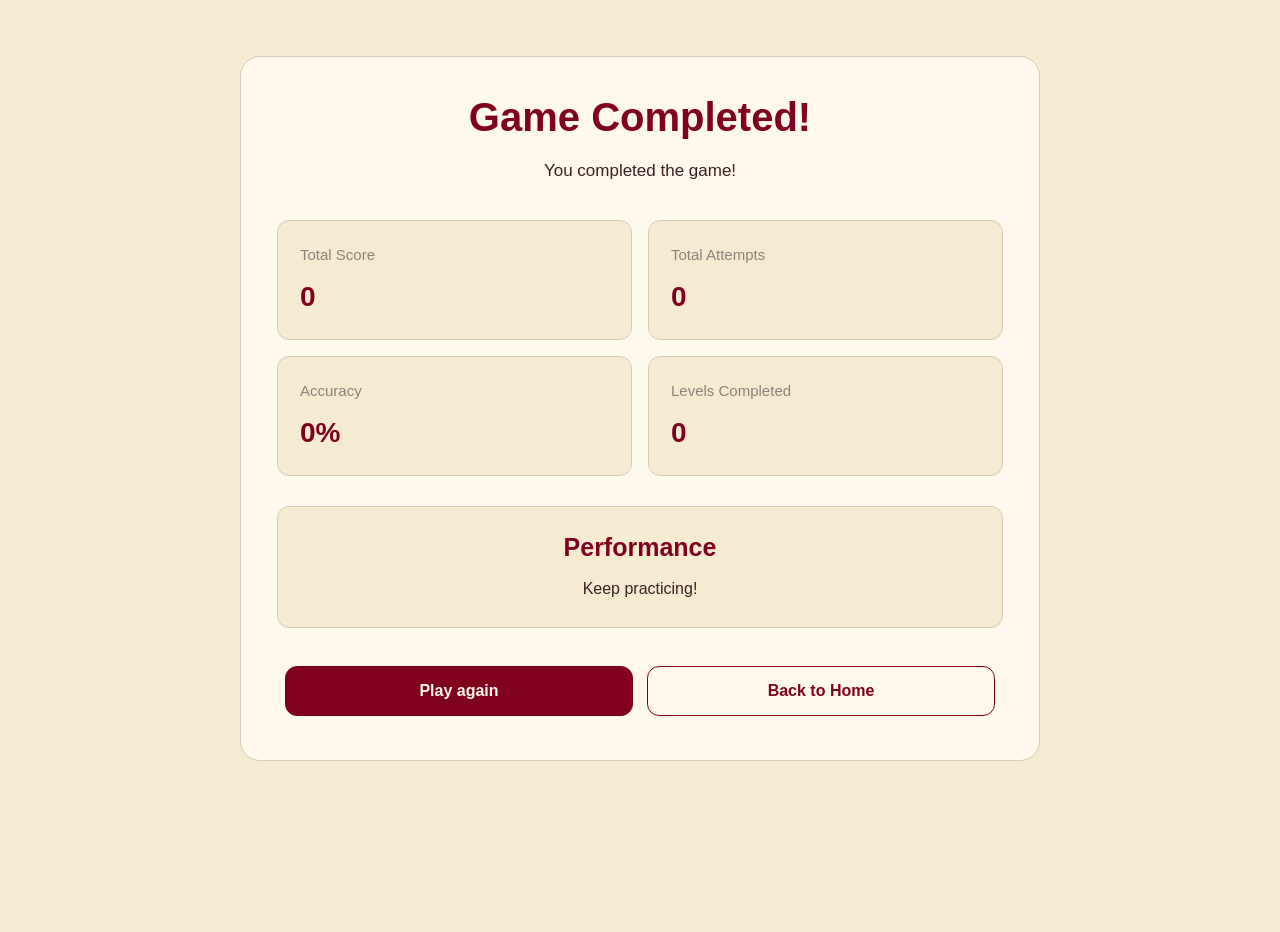
<file: final-result-screen.html>
<!DOCTYPE html>
<html lang="en">
<head>
    <meta charset="UTF-8">
    <meta name="viewport" content="width=device-width, initial-scale=1.0">
    <title>Document</title>
    <link rel="stylesheet" href="style.css">
    <link rel="stylesheet" href="m.style.css">
</head>
<body>
     <!-- ==================== FINAL RESULT SCREEN ==================== -->
        <section id="final-result-screen" class="screen">

            <div id="final-result-content">

                <h2 id="game-complete-title">
                    Game Completed!
                </h2>

                <p id="final-message">
                    You completed the game!
                </p>


                <!-- SCORE SUMMARY -->
                <div id="score-summary">

                    <div class="summary-item">
                        <span>Total Score</span>
                        <strong id="final-score">0</strong>
                    </div>

                    <div class="summary-item">
                        <span>Total Attempts</span>
                        <strong id="total-attempts">0</strong>
                    </div>

                    <div class="summary-item">
                        <span>Accuracy</span>
                        <strong id="accuracy">0%</strong>
                    </div>

                    <div class="summary-item">
                        <span>Levels Completed</span>
                        <strong id="levels-completed">0/3</strong>
                    </div>

                </div>


                <!-- PERFORMANCE -->
                <div id="final-performance">

                    <h3 id="performance-rating">
                        Performance
                    </h3>

                    <p id="performance-message">
                        Keep practicing!
                    </p>

                </div>


                <!-- FINAL ACTIONS -->
                <div id="final-actions">

                    <button type="button" id="play-again-btn">
                        <a href="game-screen.html">Play again</a>
                    </button>

                    <button type="button" id="back-to-home-btn">
                        <a href="index.html" id="back-to-home">Back to Home</a>
                    </button>

                </div>

            </div>

        </section>
<script src="script.js"></script>
</body>
</html>
</file>
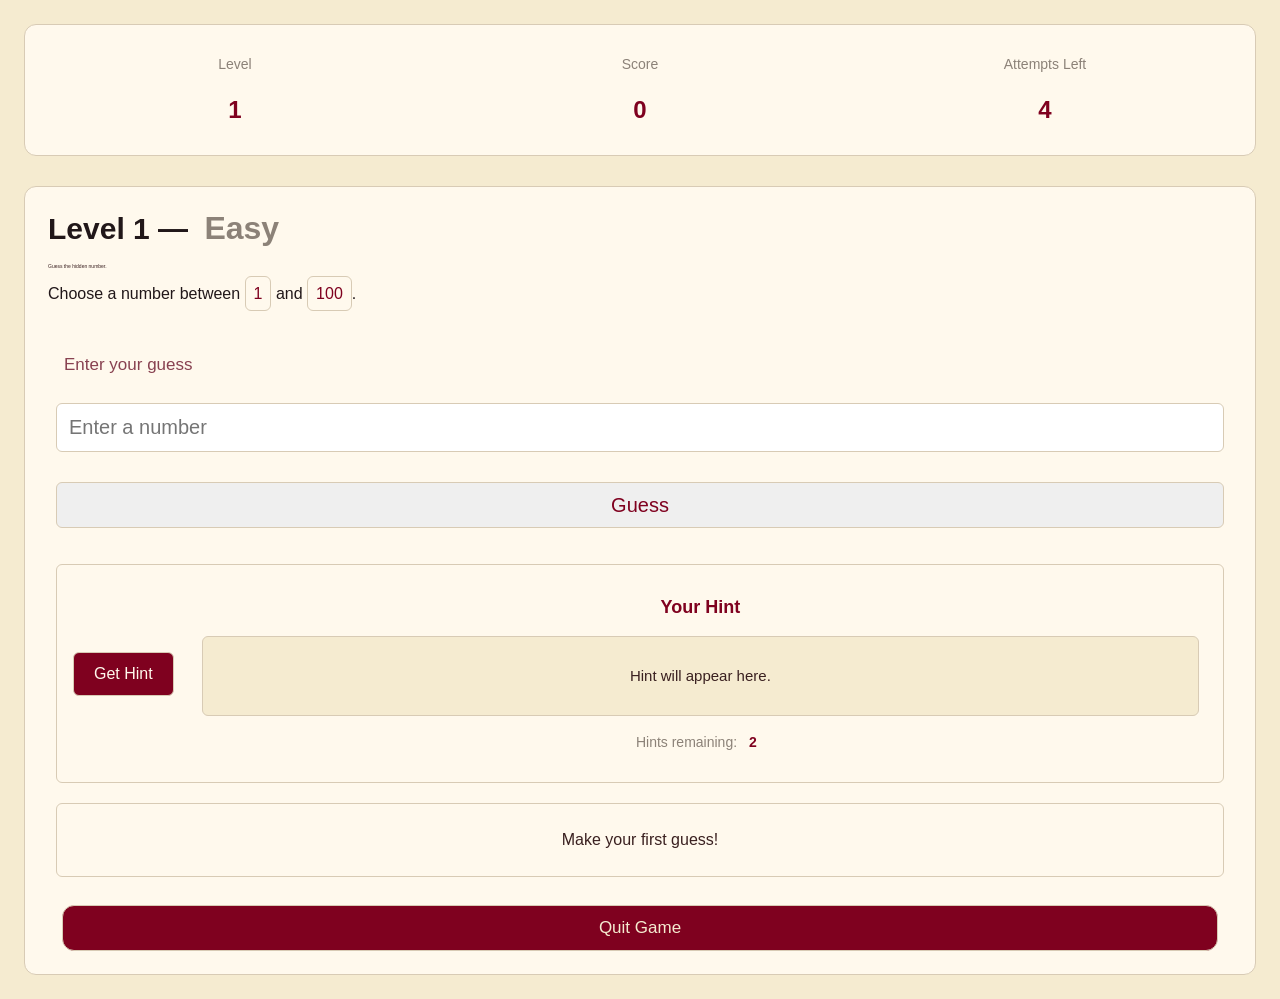
<file: game-screen.html>
<!DOCTYPE html>
<html lang="en">
<head>
    <meta charset="UTF-8">
    <meta name="viewport" content="width=device-width, initial-scale=1.0">
    <title>Document</title>
    <link rel="stylesheet" href="style.css">
    <link rel="stylesheet" href="m.style.css">
</head>
<body>
    <!-- ==================== GAME SCREEN ==================== -->
        <section id="game-screen" class="screen">

            <!-- GAME HEADER -->
            <div id="game-status">

                <div class="status-item">
                    <span>Level</span>
                    <strong id="current-level">1</strong>
                </div>

                <div class="status-item">
                    <span>Score</span>
                    <strong id="current-score">0</strong>
                </div>

                <div class="status-item">
                    <span>Attempts Left</span>
                    <strong id="attempts-remaining">5</strong>
                </div>

            </div>


            <!-- GAME CONTENT -->
            <div id="game-content">

                <h2 id="level-title">
                    Level 1 — <span id="leveltitleeasy">Easy</span>
                </h2>

                <p id="game-instruction">
                    Guess the hidden number.
                </p>

                <p id="number-range">
                    Choose a number between
                    <span id="min-number">1</span>
                    and
                    <span id="max-number">100</span>.
                </p>


                <!-- GUESS AREA -->
                <div id="guess-area">

                    <label for="guess-input">
                        Enter your guess
                    </label>

                    <input type="number" id="guess-input" name="guess" placeholder="Enter a number" autocomplete="off">

                    <button type="button" id="guess-btn">
                        Guess
                    </button>

                </div>


                <!-- HINT AREA -->
                <div id="hint-area">


                    <button type="button" id="hint-btn">
                        Get Hint
                    </button>

                    <div id="hint-text">

                        <p id="hint-title">Your Hint</p>

                        <div id="hint-message">
                            Hint will appear here.
                        </div>

                        <p id="hints-counter">
                            Hints remaining: <span id="hints-remaining">2</span>
                        </p>

                    </div>


                </div>


                <!-- FEEDBACK / ERROR AREA -->
                <div id="feedback-area">

                    <p id="game-message" aria-live="polite">
                        Make your first guess!
                    </p>

                </div>


                <!-- GAME CONTROLS -->
                <div id="game-controls">

                    <button type="button" id="quit-game-btn">
                        <a href="level.result-screen.html">Quit Game</a>
                    </button>

                </div>

            </div>

        </section>
<script src="script.js"></script>
</body>
</html>
</file>
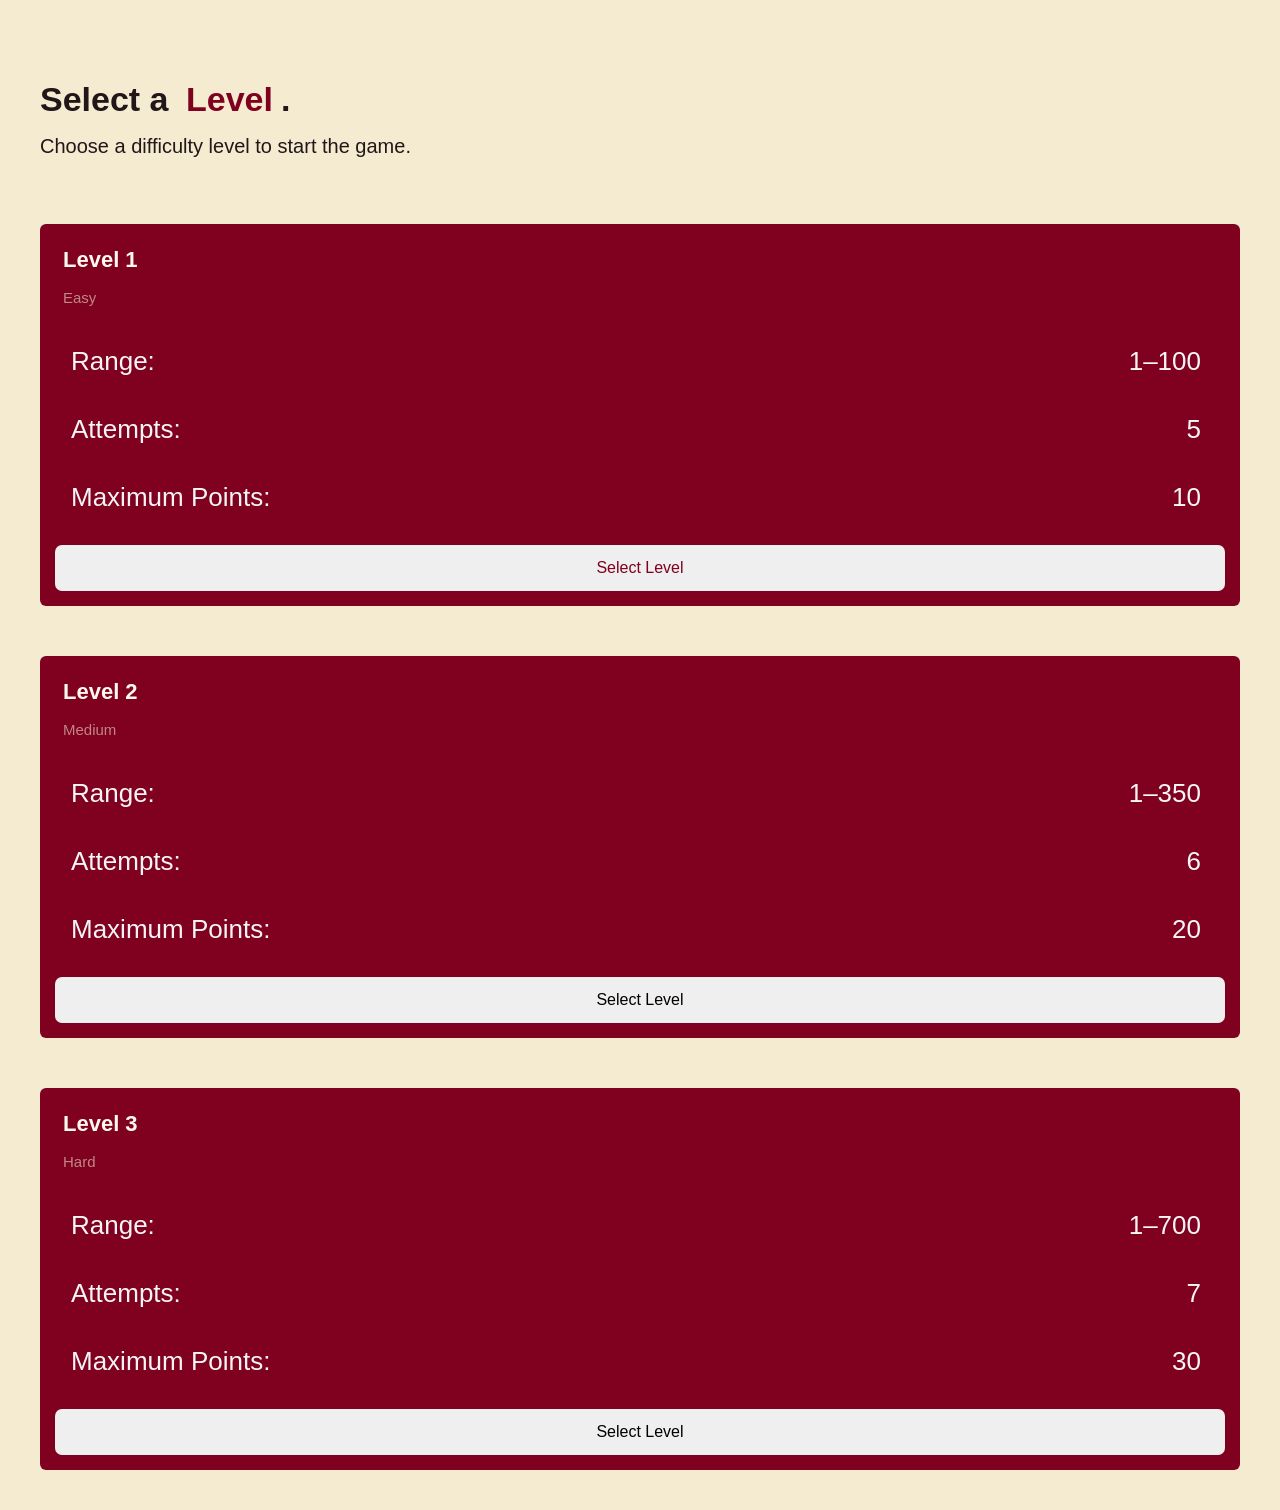
<file: level-select-screen.html>
<!DOCTYPE html>
<html lang="en">
<head>
    <meta charset="UTF-8">
    <meta name="viewport" content="width=device-width, initial-scale=1.0">
    <title>Document</title>
    <link rel="stylesheet" href="style.css">
    <link rel="stylesheet" href="m.style.css">
</head>
<body>
    <!-- ==================== LEVEL SELECT SCREEN ==================== -->
        <section id="level-select-screen" class="screen">

            <div class="level-select-content">

                <h2>Select a <span id="levelid">Level</span>.</h2>

                <p id="levelp">
                    Choose a difficulty level to start the game.
                </p>


                <div id="level-list">


                    <!-- LEVEL 1 -->
                    <article class="level-card" id="level-1-card" data-level="1">

                        <h3>Level 1</h3>

                        <p class="level-name">Easy</p>

                        <div class="level-info">

                            <p>
                                Range:
                                <span id="level-1-range">1–100</span>
                            </p>

                            <p>
                                Attempts:
                                <span id="level-1-attempts">5</span>
                            </p>

                            <p>
                                Maximum Points:
                                <span id="level-1-points">10</span>
                            </p>

                        </div>

                        <button type="button" class="select-level-btn" id="select-level-1-btn" data-level="1">
                            <a href="game-screen.html">Select Level</a>
                        </button>

                    </article>


                    <!-- LEVEL 2 -->
                    <article class="level-card" id="level-2-card" data-level="2">

                        <h3>Level 2</h3>

                        <p class="level-name">Medium</p>

                        <div class="level-info">

                            <p>
                                Range:
                                <span id="level-2-range">1–350</span>
                            </p>

                            <p>
                                Attempts:
                                <span id="level-2-attempts">6</span>
                            </p>

                            <p>
                                Maximum Points:
                                <span id="level-2-points">20</span>
                            </p>

                        </div>

                        <button type="button" class="select-level-btn2" id="select-level-2-btn" data-level="2">
                            Select Level
                        </button>

                    </article>


                    <!-- LEVEL 3 -->
                    <article class="level-card" id="level-3-card" data-level="3">

                        <h3>Level 3</h3>

                        <p class="level-name">Hard</p>

                        <div class="level-info">

                            <p>
                                Range:
                                <span id="level-3-range">1–700</span>
                            </p>

                            <p>
                                Attempts:
                                <span id="level-3-attempts">7</span>
                            </p>


                            <p>
                                Maximum Points:
                                <span id="level-3-points">30</span>
                            </p>

                        </div>

                        <button type="button" class="select-level-btn2" id="select-level-3-btn" data-level="3">
                            Select Level
                        </button>

                    </article>

                </div>

            </div>

        </section>
<script src="script.js"></script>
</body>
</html>
</file>
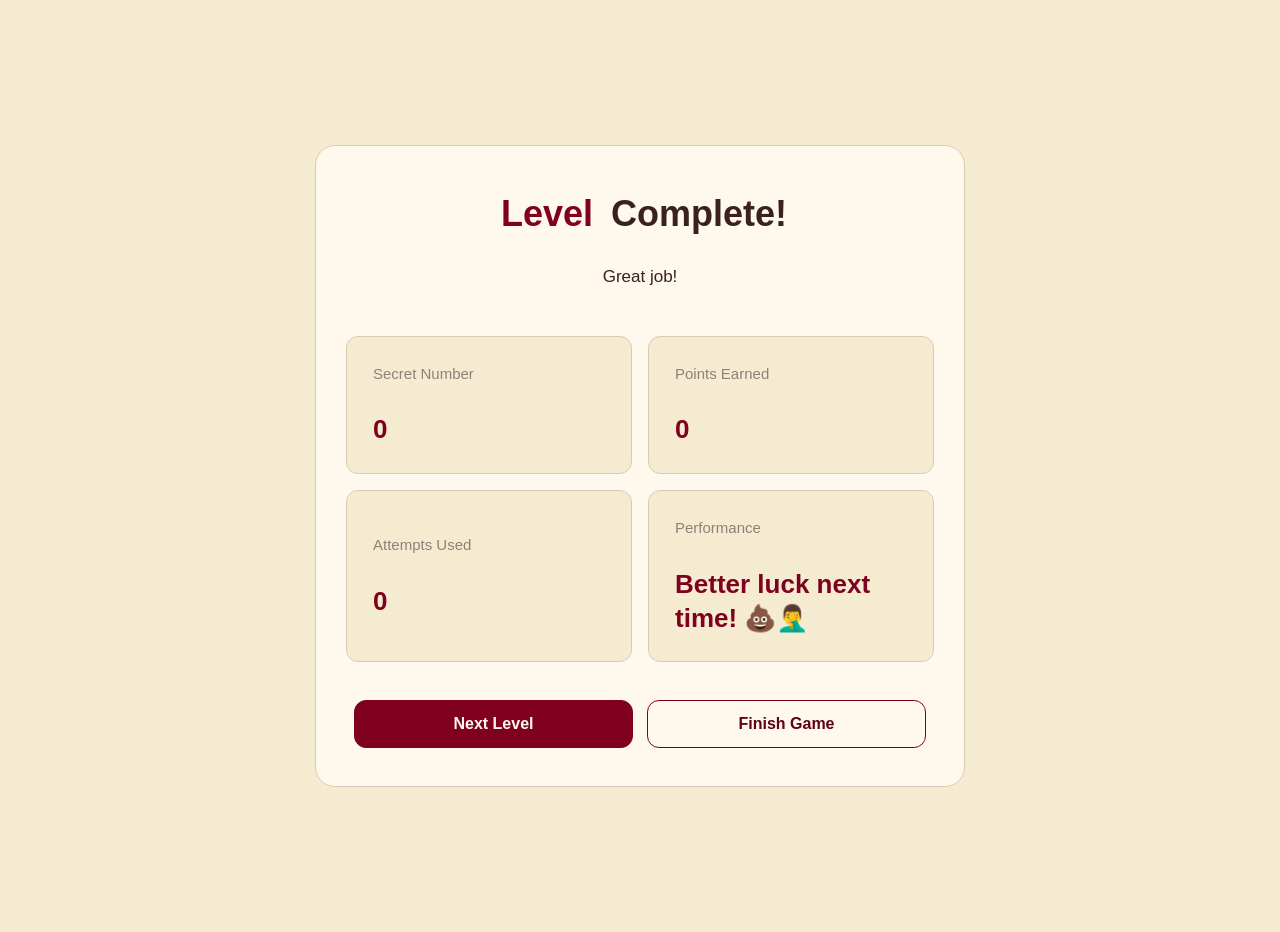
<file: level.result-screen.html>
<!DOCTYPE html>
<html lang="en">
<head>
    <meta charset="UTF-8">
    <meta name="viewport" content="width=device-width, initial-scale=1.0">
    <title>Document</title>
    <link rel="stylesheet" href="style.css">
    <link rel="stylesheet" href="m.style.css">
</head>
<body>
    <!-- ==================== LEVEL RESULT SCREEN ==================== -->
        <section id="level-result-screen" class="screen">

            <div id="level-result-content">

                <!-- WIN / LOSS STATUS -->
                <div id="result-status">

                    <h2 id="result-status-title">
                        <span id = "result-status-title-span">Level</span> Complete!
                    </h2>

                    <p id="result-status-message">
                        Great job!
                    </p>

                </div>


                <!-- RESULT DETAILS -->
                <div id="result-details">

                    <div class="result-item">
                        <span>Secret Number</span>
                        <strong id="result-secret-number">0</strong>
                    </div>

                    <div class="result-item">
                        <span>Points Earned</span>
                        <strong id="result-points-earned">0</strong>
                    </div>

                    <div class="result-item">
                        <span>Attempts Used</span>
                        <strong id="result-attempts-used">0</strong>
                    </div>

                    <div class="result-item">
                        <span>Performance</span>
                        <strong id="result-performance">Good</strong>
                    </div>

                </div>


                <!-- RESULT ACTIONS -->
                <div id="level-result-actions">

                    <button type="button" id="next-level-btn">
                        Next Level
                    </button>

                    <button type="button" id="finish-game-btn">
                        <a href="final-result-screen.html">Finish Game</a>
                    </button>

                </div>

            </div>

        </section>
<script src="script.js"></script>
</body>
</html>
</file>
<file: style.css>
* {
    margin: 0;
    padding: 8px;
    box-sizing: border-box;
}

:root {

    --background: #F5EBD0;

    --surface: #FFF9ED;

    --surface-light: #FFFFFF;

    --accent: #7F011F;

    --accent-dark: #5F0118;

    --text: #211719;

    --text-secondary: #3A2020;

    --muted: #8C8278;

    --success: #4F6B3C;

    --error: #A52A2A;

    --warning: #A66A00;

    --border: #D8CBB5;

    --radius-small: 6px;

    --radius-medium: 12px;

    --radius-large: 20px;

    --transition: 0.3s ease;

}

body {
    font-family: Inter, Arial, sans-serif;
    background-color: var(--background);
    color: var(--text);
    min-height: 100vh;
}

body h1 {
    font-size: 50px;
    line-height: 1.2;
    padding: 10px;
    margin: 0;
    margin-top: 40px;
}

body h1 span {
    color: var(--accent);
    font-size: 65px;
}

header img {
    margin-top: 26px;
    border-radius: var(--radius-medium);
    border: 1px solid var(--border);
    animation: fadeInfromright 1s ease forwards;
}

@keyframes fadeInfromright {
    from {
        opacity: 0;
        transform: translateX(20px);
    }

    to {
        opacity: 1;
        transform: translateX(0);
    }
}

.score-display {
    background-color: var(--surface);
    border: 1px solid var(--border);
    border-radius: var(--radius-medium);
    max-width: 500px;
    margin-top: 30px;
    text-align: center;
}

.score-display span {
    color: var(--text-secondary);
    font-size: 18px;
    padding-right: 155px;
}

#header-score {
    font-size: 20px;
    color: var(--accent);
}




.home-deading {
    display: flex;
    justify-content: space-between;
    align-items: center;
    gap: 20px;
}

#home-title {
    font-size: 34px;
    box-sizing: border-box;
    max-width: 300px;
    padding: 30px;
    margin: 0;
}

#home-title span {
    color: #7F011F;
    font-size: 36px;
}

#home-exclamation {
    font-size: 220px;
    margin: 0;
    line-height: 1;
    flex-shrink: 0;
    color: var(--border);
}

#home-description {
    font-size: 23px;
    margin-top: 40px;
    box-sizing: border-box;
    padding: 20px;
}

#hid1 {
    color: #5F0118;
    font-size: 26px;
    font-family: cursive;
}

#how-to-play {
    margin-top: 70px;
    box-sizing: border-box;
    padding: 14px;
    border: 1px solid var(--border);
    border-radius: 6px;
}

#how-to-play h3 {
    font-size: 30px;
    text-align: start;
}

#how-to-play h3 span {
    font-size: 50px;
    color: #7F011F;
}

.rule-item {
    display: flex;
    align-items: center;
    gap: 40px;
}

.rule-item span {
    color: var(--text-secondary);
    font-size: 20px;
}

#color-of-dot {
    color: #7F011F;
    font-size: 30px;
}

.rule-item p {
    font-size: 18px;
}

#start-game-btn {
    background-color: var(--accent);
    box-sizing: border-box;
    margin-top: 30px;
    width: 49%;
    color: #FFF9ED;
    border: var(--border);
    border-radius: 6px;
    cursor: pointer;
    height: 40px;
    font-size: 17px;
    
}
#start-game-btn a {
    text-decoration: none;
    color: #ede9da;
    width: 100%;
    letter-spacing: 7px;
}

#start-game-btn:hover {
    background-color: var(--accent-dark);
    border: 1px solid var(--border);
    color: var(--accent);
}
#level-select-screen {
    margin-top: 30px;
}

.level-select-content {
    box-sizing: border-box;
}

.level-select-content h2 {
    font-size: 34px;
}

#levelid {
    color: var(--accent);
}

#levelp {
    font-size: 20px;
}

.level-card {
    box-sizing: border-box;
    background-color: #7F011F;
    padding: 15px;
    border-radius: 6px;
    margin-top: 34px;
}

.level-card h3 {
    font-size: 22px;
    color: var(--surface);
}

.level-name {
    font-size: 15px;
    color: #f5ebd092;
}

.level-info {
    color: whitesmoke;
    font-size: 26px;
    display: grid;
    gap: 5px;
    margin: 8px 0;
}

.level-info p {
    display: flex;
    justify-content: space-between;
    align-items: center;
    gap: 12px;
}

.select-level-btn {
    width: 100%;
    border-radius: 7px;
    border: #7F011F;
    cursor: pointer;
    font-size: 16px;
}
.select-level-btn a{
    text-decoration: none;
    color: var(--accent);
}

.select-level-btn:hover {
    color: #5F0118;
    background-color: #F5EBD0;
}
.select-level-btn2 {
    width: 100%;
    border-radius: 7px;
    border: #7F011F;
    cursor: pointer;
    font-size: 16px;
}
.select-level-btn2:hover {
    color: #5F0118;
    background-color: #F5EBD0;
}

#game-status {
    display: flex;
    justify-content: space-between;
    align-items: center;
    gap: 15px;
    background-color: var(--surface);
    border: 1px solid var(--border);
    border-radius: var(--radius-medium);
    padding: 15px;
}

.status-item {
    display: flex;
    flex-direction: column;
    align-items: center;
    gap: 8px;
}

.status-item span {
    font-size: 14px;
    color: var(--muted);
}

.status-item strong {
    font-size: 24px;
    color: var(--accent);
}

#game-content {
    box-sizing: border-box;
    padding: 15px;
    margin-top: 30px;
    border: 1px solid var(--border);
    background-color: var(--surface);
    width: 100%;
    border-radius: var(--radius-medium);
    height: auto;
}

#level-title {
    font-size: 30px;
}

#leveltitleeasy {
    font-size: 32px;
    margin-left: 190px;
    color: var(--muted);
}

#game-instruction {
    font-size: 15px;
    color: var(--text-secondary);
}

#number-range p {
    font-size: 17px;
    color: var(--text-secondary);
}

#min-number {
    color: var(--accent);
    font-size: 16px;
    border: 1px solid var(--border);
    border-radius: var(--radius-small);
}

#max-number {
    color: var(--accent);
    font-size: 16px;
    border: 1px solid var(--border);
    border-radius: var(--radius-small);
}

#guess-area {
    box-sizing: border-box;
    margin-top: 20px;
    padding: 16px;
    display: flex;
    justify-content: space-between;
    flex-direction: column;
}

label {
    font-size: 17px;
    color: #5f0119bd;
}

#guess-input {
    width: 100%;
    margin-top: 10px;
    border: 1px solid var(--border);
    border-radius: var(--radius-small);
    color: #5F0118;
    font-size: 20px;
    cursor: pointer;
}

#guess-input:hover {
    border-color: #5F0118;
    background-color: #ede9da;
}

#guess-btn {
    width: 100%;
    margin-top: 20px;
    border: 1px solid var(--border);
    border-radius: var(--radius-small);
    color: #7F011F;
    font-size: 20px;
    cursor: pointer;
}

#guess-btn:hover {
    border-color: #5F0118;
    background-color: #ede9da;
}

#hint-area {
    box-sizing: border-box;
    border: 1px solid var(--border);
    border-radius: var(--radius-small);
    width: calc(100% - 32px);
    margin: 20px 16px 0;
    padding: 16px;

    display: flex;
    align-items: center;
    gap: 20px;
}

#hint-btn {
    flex-shrink: 0;
    padding: 12px 20px;
    border: 1px solid var(--border);
    border-radius: var(--radius-small);
    background-color: var(--accent);
    color: var(--surface);
    font-size: 16px;
    cursor: pointer;
}

#hint-btn:hover {
    background-color: var(--accent-dark);
}

#hint-text {
    flex: 1;
    min-width: 0;
    display: flex;
    flex-direction: column;
    gap: 10px;
}

#hint-title {
    text-align: center;
    font-size: 18px;
    font-weight: bold;
    color: var(--accent);
}

#hint-message {
    box-sizing: border-box;
    width: 100%;
    min-height: 80px;
    padding: 16px;
    display: flex;
    justify-content: center;
    align-items: center;
    text-align: center;

    background-color: var(--background);
    border: 1px solid var(--border);
    border-radius: var(--radius-small);

    color: var(--text-secondary);
    font-size: 15px;
    overflow-wrap: anywhere;
}

#hints-counter {
    text-align: center;
    font-size: 14px;
    color: var(--muted);
}

#hints-remaining {
    color: var(--accent);
    font-weight: bold;
}

#feedback-area {
    box-sizing: border-box;
    width: calc(100% - 32px);
    padding: 16px;
    margin-top: 20px;

    border: 1px solid var(--border);
    border-radius: var(--radius-small);

    background-color: var(--surface);
    color: var(--text-secondary);
    text-align: center;
    margin-left: 16px;
}
#quit-game-btn {
    font-size: 17px;
    width: calc(100% - 28px);
    margin-left: 14px;
    border: 1px solid var(--border);
    background-color: var(--accent);
    color: var(--surface);
    border-radius: var(--radius-medium);
    margin-top: 20px;
    cursor: pointer;
}
#quit-game-btn a {
    text-decoration: none;
    color: #F5EBD0;
}
#quit-game-btn:hover {
    background-color: var(--accent-dark);
}
.screen.active {
    display: block;
}
/* ============================================
   LEVEL RESULT SCREEN
============================================ */

#level-result-screen {
    box-sizing: border-box;
    width: 100%;
    min-height: 100vh;

    padding: 30px;
    display: flex;

    flex-direction: column;
    align-items: center;
    justify-content: center;
}


/* ============================================
   RESULT CONTENT
============================================ */

#level-result-content {
    box-sizing: border-box;

    width: 100%;
    max-width: 650px;

    margin: 0 auto;
    padding: 30px;

    background-color: var(--surface);

    border: 1px solid var(--border);
    border-radius: var(--radius-large);
}
#result-status {
    display: flex;
    flex-direction: column;
    align-items: center;

    gap: 12px;
    margin-bottom: 30px;

    text-align: center;
}

#result-status-title {
    font-size: 36px;
    font-weight: 700;

    line-height: 1.2;

    color: var(--text-secondary);
}

#result-status-title-span {
    color: var(--accent);
    font-size: inherit;
}
#result-status-message {
    font-size: 17px;
    line-height: 1.6;

    color: var(--text-secondary);
}

#result-details {
    box-sizing: border-box;

    width: 100%;

    display: grid;
    grid-template-columns: repeat(2, minmax(0, 1fr));

    gap: 16px;

    margin: 0 0 30px;
    padding: 10px;

    border: none;
    background-color: transparent;
}

.result-item {
    box-sizing: border-box;

    min-width: 0;
    min-height: 110px;

    display: flex;
    flex-direction: column;
    align-items: flex-start;
    justify-content: center;

    gap: 12px;

    padding: 18px;

    background-color: var(--background);

    border: 1px solid var(--border);
    border-radius: var(--radius-medium);
}

.result-item span {
    display: block;

    font-size: 15px;
    font-weight: 500;

    line-height: 1.5;

    color: var(--muted);
}

.result-item strong {
    display: block;

    max-width: 100%;

    font-size: 26px;
    font-weight: 700;

    line-height: 1.3;
    overflow-wrap: anywhere;

    color: var(--accent);
}

#level-result-actions {
    box-sizing: border-box;

    width: 100%;

    display: flex;
    align-items: center;
    justify-content: center;

    gap: 14px;
}

#level-result-actions button {
    box-sizing: border-box;

    flex: 1;
    min-width: 0;
    min-height: 48px;

    padding: 12px 18px;

    font-family: inherit;
    font-size: 16px;
    font-weight: 600;

    border: 1px solid var(--accent);
    border-radius: var(--radius-medium);


    transition: var(--transition);
}
#level-result-actions a {
    text-decoration: none;
    color: #5F0118;
}
#next-level-btn {
    background-color: var(--accent);
    color: var(--surface);
    border-color: var(--accent);
    cursor: not-allowed;
}

#finish-game-btn {
    background-color: transparent;
    color: var(--accent);
    cursor: pointer;
}

#finish-game-btn:hover {
    background-color: var(--background);
}

#level-result-actions button:active {
    transform: scale(0.98);
}
#level-result-actions button:focus-visible {
    outline: 2px solid var(--accent);
    outline-offset: 4px;
}


#final-result-screen {
    box-sizing: border-box;
    width: 100%;
    min-height: 100vh;
    padding: 40px 24px;
    align-items: center;
    justify-content: center;
}



#final-result-content {
    box-sizing: border-box;
    width: 100%;
    max-width: 800px;

    margin: 0 auto;
    padding: 36px;

    background-color: var(--surface);

    border: 1px solid var(--border);
    border-radius: var(--radius-large);
}


#game-complete-title {
    margin: 0 0 16px;
    padding: 0;

    text-align: center;

    font-size: 40px;
    font-weight: 700;
    line-height: 1.2;

    color: var(--accent);
}


#final-message {
    max-width: 540px;

    margin: 0 auto 34px;
    padding: 0;

    text-align: center;

    font-size: 17px;
    line-height: 1.7;

    color: var(--text-secondary);
}



#score-summary {
    box-sizing: border-box;
    width: 100%;

    display: grid;
    grid-template-columns: repeat(2, minmax(0, 1fr));

    gap: 16px;

    margin: 0 0 30px;
    padding: 0;

    background-color: transparent;
    border: none;
}


.summary-item {
    box-sizing: border-box;

    min-width: 0;
    min-height: 120px;

    display: flex;
    flex-direction: column;
    align-items: flex-start;
    justify-content: center;

    gap: 12px;

    padding: 22px;

    background-color: var(--background);

    border: 1px solid var(--border);
    border-radius: var(--radius-medium);

    transition:
        border-color var(--transition),
        background-color var(--transition);
}


.summary-item:hover {
    border-color: var(--accent);
}

.summary-item span {
    display: block;

    margin: 0;
    padding: 0;

    font-size: 15px;
    font-weight: 500;
    line-height: 1.5;

    color: var(--muted);
}


.summary-item strong {
    display: block;

    max-width: 100%;

    margin: 0;
    padding: 0;

    font-size: 28px;
    font-weight: 700;
    line-height: 1.3;

    overflow-wrap: anywhere;

    color: var(--accent);
}


#final-performance {
    box-sizing: border-box;
    width: 100%;

    margin: 0 0 30px;
    padding: 24px;

    text-align: center;

    background-color: var(--background);

    border: 1px solid var(--border);
    border-radius: var(--radius-medium);
}


#performance-rating {
    margin: 0 0 12px;
    padding: 0;

    font-size: 25px;
    font-weight: 700;
    line-height: 1.3;

    color: var(--accent);
}




#performance-message {
    max-width: 520px;

    margin: 0 auto;
    padding: 0;

    font-size: 16px;
    line-height: 1.7;

    color: var(--text-secondary);
}




#final-actions {
    box-sizing: border-box;
    width: 100%;

    display: flex;
    align-items: stretch;
    justify-content: center;

    gap: 14px;
}

#final-actions button {
    box-sizing: border-box;

    flex: 1;
    min-width: 0;
    min-height: 50px;

    padding: 13px 18px;

    font-family: inherit;
    font-size: 16px;
    font-weight: 600;
    line-height: 1.4;

    border: 1px solid var(--accent);
    border-radius: var(--radius-medium);

    cursor: pointer;

    transition:
        background-color var(--transition),
        color var(--transition),
        border-color var(--transition),
        transform var(--transition);
}
#final-actions a {
    text-decoration: none;
}

#play-again-btn {
    background-color: var(--accent);
    color: var(--surface);

    border-color: var(--accent);
}
#play-again-btn a {
    color: var(--surface);
}

#play-again-btn:hover {
    background-color: var(--accent-dark);
    border-color: var(--accent-dark);
}

#back-to-home-btn {
    background-color: transparent;
    color: var(--accent);

    border-color: var(--border);
}
#back-to-home-btn a {
    color: var(--accent);
}

#back-to-home-btn:hover {
    background-color: var(--background);
    border-color: var(--accent);
}

#final-actions button:active {
    transform: scale(0.98);
}

#final-actions button:focus-visible {
    outline: 2px solid var(--accent);
    outline-offset: 4px;
}
#final-result-screen.active {
    display: flex;
}
</file>
<file: m.style.css>
* {
    margin: 0;
    padding: 8px;
    box-sizing: border-box;
}

:root {

    --background: #F5EBD0;

    --surface: #FFF9ED;

    --surface-light: #FFFFFF;

    --accent: #7F011F;

    --accent-dark: #5F0118;

    --text: #211719;

    --text-secondary: #3A2020;

    --muted: #8C8278;

    --success: #4F6B3C;

    --error: #A52A2A;

    --warning: #A66A00;

    --border: #D8CBB5;

    --radius-small: 6px;

    --radius-medium: 12px;

    --radius-large: 20px;

    --transition: 0.3s ease;

}

body {
    font-family: Inter, Arial, sans-serif;
    background-color: var(--background);
    color: var(--text);
    min-height: 100vh;
}

body h1 {
    font-size: 70px;
    line-height: 1.2;
    padding: 10px;
    margin: 0;
    margin-top: 70px;
}

body h1 span {
    color: var(--accent);
    font-size: 85px;
}

header img {
    margin-top: 26px;
    border-radius: var(--radius-medium);
    border: 1px solid var(--border);
    animation: fadeInfromright 1s ease forwards;
}

@keyframes fadeInfromright {
    from {
        opacity: 0;
        transform: translateX(20px);
    }

    to {
        opacity: 1;
        transform: translateX(0);
    }
}

.score-display {
    background-color: var(--surface);
    border: 1px solid var(--border);
    border-radius: var(--radius-medium);
    max-width: 500px;
    margin-top: 70px;
    text-align: center;
}

.score-display span {
    color: var(--text-secondary);
    font-size: 18px;
    padding-right: 155px;
}

#header-score {
    font-size: 20px;
    color: var(--accent);
}


.home-deading {
    display: flex;
    justify-content: space-between;
    align-items: center;
    gap: 20px;
}

#home-title {
    font-size: 56px;
    box-sizing: border-box;
    max-width: 300px;
    padding: 30px;
    margin: 0;
}

#home-title span {
    color: #7F011F;
    font-size: 58px;
}

#home-exclamation {
    font-size: 330px;
    margin: 0;
    line-height: 1;
    flex-shrink: 0;
    color: var(--border);
}

#home-description {
    font-size: 33px;
    margin-top: 40px;
    box-sizing: border-box;
    padding: 20px;
}

#hid1 {
    color: #5F0118;
    font-size: 26px;
    font-family: cursive;
}

#how-to-play {
    margin-top: 100px;
    box-sizing: border-box;
    padding: 14px;
    border: 1px solid var(--border);
    border-radius: 6px;
}

#how-to-play h3 {
    font-size: 37px;
    text-align: start;
}

#how-to-play h3 span {
    font-size: 60px;
    color: #7F011F;
}

.rule-item {
    display: flex;
    align-items: center;
    gap: 40px;
}

.rule-item span {
    color: var(--text-secondary);
    font-size: 20px;
}

#color-of-dot {
    color: #7F011F;
    font-size: 40px;
}

.rule-item p {
    font-size: 21px;
}

#start-game-btn {
    background-color: var(--accent);
    box-sizing: border-box;
    margin-top: 30px;
    width: 49%;
    color: #FFF9ED;
    border: var(--border);
    border-radius: 6px;
    cursor: pointer;
    height: 40px;
    font-size: 17px;
    height: 30px;
}
#start-game-btn a {
    text-decoration: none;
    color: #ede9da;
    width: 100%;
    letter-spacing: 7px;
}

#start-game-btn:hover {
    background-color: var(--accent-dark);
    border: 1px solid var(--border);
    color: var(--accent);
}
#level-select-screen {
    margin-top: 40px;
}

.level-select-content {
    box-sizing: border-box;
}

.level-select-content h2 {
    font-size: 34px;
}

#levelid {
    color: var(--accent);
}

#levelp {
    font-size: 20px;
}

.level-card {
    box-sizing: border-box;
    background-color: #7F011F;
    padding: 15px;
    border-radius: 6px;
    margin-top: 50px;
}
.level-card2 {
    box-sizing: border-box;
    background-color: #510115;
    padding: 15px;
    border-radius: 6px;
    margin-top: 50px;
    cursor: not-allowed;
}

.level-card h3 {
    font-size: 22px;
    color: var(--surface);
}
.level-card2 h3 {
    font-size: 22px;
    color: #f2eded;
}

.level-name {
    font-size: 15px;
    color: #f5ebd092;
}

.level-info {
    color: whitesmoke;
    font-size: 26px;
    display: grid;
    gap: 5px;
    margin: 8px 0;
}

.level-info p {
    display: flex;
    justify-content: space-between;
    align-items: center;
    gap: 12px;
}

.select-level-btn {
    width: 100%;
    border-radius: 7px;
    border: #7F011F;
    cursor: pointer;
    font-size: 16px;
}
.select-level-btn a{
    text-decoration: none;
    color: var(--accent);
}

.select-level-btn:hover {
    color: #5F0118;
    background-color: #F5EBD0;
}
.select-level-btn {
    width: 100%;
    border-radius: 7px;
    border: #7F011F;
    cursor: pointer;
    font-size: 16px;
}
.select-level-btn2:hover {
    color: #5F0118;
}


#game-status {
    display: flex;
    justify-content: space-between;
    align-items: center;
    gap: 15px;
    background-color: var(--surface);
    border: 1px solid var(--border);
    border-radius: var(--radius-medium);
    padding: 15px;
}

.status-item {
    display: flex;
    flex-direction: column;
    align-items: center;
    gap: 8px;
}

.status-item span {
    font-size: 14px;
    color: var(--muted);
}

.status-item strong {
    font-size: 24px;
    color: var(--accent);
}

#game-content {
    box-sizing: border-box;
    padding: 15px;
    margin-top: 30px;
    border: 1px solid var(--border);
    background-color: var(--surface);
    width: 100%;
    border-radius: var(--radius-medium);
    height: auto;
}

#level-title {
    font-size: 30px;
}

#leveltitleeasy {
    font-size: 32px;
    margin-left: 190px;
    color: var(--muted);
}

#game-instruction {
    font-size: 5px;
    color: var(--text-secondary);
}

#number-range p {
    font-size: 17px;
    color: var(--text-secondary);
}

#min-number {
    color: var(--accent);
    font-size: 16px;
    
}

#max-number {
    color: var(--accent);
    font-size: 16px;

}

#guess-area {
    box-sizing: border-box;
    margin-top: 20px;
    padding: 16px;
    display: flex;
    justify-content: space-between;
    flex-direction: column;
}

label {
    font-size: 17px;
    color: #5f0119bd;
}

#guess-input {
    width: 100%;
    margin-top: 10px;
    border: 1px solid var(--border);
    border-radius: var(--radius-small);
    color: #5F0118;
    font-size: 20px;
    cursor: pointer;
}

#guess-input:hover {
    border-color: #5F0118;
    background-color: #ede9da;
}

#guess-btn {
    width: 100%;
    margin-top: 20px;
    border: 1px solid var(--border);
    border-radius: var(--radius-small);
    color: #7F011F;
    font-size: 20px;
    cursor: pointer;
}

#guess-btn:hover {
    border-color: #5F0118;
    background-color: #ede9da;
}

#hint-area {
    box-sizing: border-box;
    border: 1px solid var(--border);
    border-radius: var(--radius-small);
    width: calc(100% - 32px);
    margin: 20px 16px 0;
    padding: 16px;

    display: flex;
    align-items: center;
    gap: 20px;
}

#hint-btn {
    flex-shrink: 0;
    padding: 12px 20px;
    border: 1px solid var(--border);
    border-radius: var(--radius-small);
    background-color: var(--accent);
    color: var(--surface);
    font-size: 16px;
    cursor: pointer;
}

#hint-btn:hover {
    background-color: var(--accent-dark);
}

#hint-text {
    flex: 1;
    min-width: 0;
    display: flex;
    flex-direction: column;
    gap: 10px;
}

#hint-title {
    text-align: center;
    font-size: 18px;
    font-weight: bold;
    color: var(--accent);
}

#hint-message {
    box-sizing: border-box;
    width: 100%;
    min-height: 80px;
    padding: 16px;
    display: flex;
    justify-content: center;
    align-items: center;
    text-align: center;

    background-color: var(--background);
    border: 1px solid var(--border);
    border-radius: var(--radius-small);

    color: var(--text-secondary);
    font-size: 15px;
    overflow-wrap: anywhere;
}

#hints-counter {
    text-align: center;
    font-size: 14px;
    color: var(--muted);
}

#hints-remaining {
    color: var(--accent);
    font-weight: bold;
}

#feedback-area {
    box-sizing: border-box;
    width: calc(100% - 32px);
    padding: 16px;
    margin-top: 20px;

    border: 1px solid var(--border);
    border-radius: var(--radius-small);

    background-color: var(--surface);
    color: var(--text-secondary);
    text-align: center;
    margin-left: 16px;
}
#quit-game-btn {
    font-size: 17px;
    width: calc(100% - 28px);
    margin-left: 14px;
    border: 1px solid var(--border);
    background-color: var(--accent);
    color: var(--surface);
    border-radius: var(--radius-medium);
    margin-top: 20px;
    cursor: pointer;
}
#quit-game-btn a {
    text-decoration: none;
    color: #F5EBD0;
}
#quit-game-btn:hover {
    background-color: var(--accent-dark);
}
.screen.active {
    display: block;
}
/* ============================================
   LEVEL RESULT SCREEN
============================================ */

#level-result-screen {
    box-sizing: border-box;
    width: 100%;
    min-height: 100vh;

    padding: 30px;
    display: flex;

    flex-direction: column;
    align-items: center;
    justify-content: center;
}


/* ============================================
   RESULT CONTENT
============================================ */

#level-result-content {
    box-sizing: border-box;

    width: 100%;
    max-width: 650px;

    margin: 0 auto;
    padding: 30px;

    background-color: var(--surface);

    border: 1px solid var(--border);
    border-radius: var(--radius-large);
}
#result-status {
    display: flex;
    flex-direction: column;
    align-items: center;

    gap: 12px;
    margin-bottom: 30px;

    text-align: center;
}

#result-status-title {
    font-size: 36px;
    font-weight: 700;

    line-height: 1.2;

    color: var(--text-secondary);
}

#result-status-title-span {
    color: var(--accent);
    font-size: inherit;
}
#result-status-message {
    font-size: 17px;
    line-height: 1.6;

    color: var(--text-secondary);
}

#result-details {
    box-sizing: border-box;

    width: 100%;

    display: grid;
    grid-template-columns: repeat(2, minmax(0, 1fr));

    gap: 16px;

    margin: 0 0 30px;
    padding: 10px;

    border: none;
    background-color: transparent;
}

.result-item {
    box-sizing: border-box;

    min-width: 0;
    min-height: 110px;

    display: flex;
    flex-direction: column;
    align-items: flex-start;
    justify-content: center;

    gap: 12px;

    padding: 18px;

    background-color: var(--background);

    border: 1px solid var(--border);
    border-radius: var(--radius-medium);
}

.result-item span {
    display: block;

    font-size: 15px;
    font-weight: 500;

    line-height: 1.5;

    color: var(--muted);
}

.result-item strong {
    display: block;

    max-width: 100%;

    font-size: 26px;
    font-weight: 700;

    line-height: 1.3;
    overflow-wrap: anywhere;

    color: var(--accent);
}

#level-result-actions {
    box-sizing: border-box;

    width: 100%;

    display: flex;
    align-items: center;
    justify-content: center;

    gap: 14px;
}

#level-result-actions button {
    box-sizing: border-box;

    flex: 1;
    min-width: 0;
    min-height: 48px;

    padding: 12px 18px;

    font-family: inherit;
    font-size: 16px;
    font-weight: 600;

    border: 1px solid var(--accent);
    border-radius: var(--radius-medium);


    transition: var(--transition);
}
#level-result-actions a {
    text-decoration: none;
    color: #5F0118;
}
#next-level-btn {
    background-color: var(--accent);
    color: var(--surface);
    border-color: var(--accent);
    cursor: not-allowed;
}

#finish-game-btn {
    background-color: transparent;
    color: var(--accent);
    cursor: pointer;
}

#finish-game-btn:hover {
    background-color: var(--background);
}

#level-result-actions button:active {
    transform: scale(0.98);
}
#level-result-actions button:focus-visible {
    outline: 2px solid var(--accent);
    outline-offset: 4px;
}


#final-result-screen {
    box-sizing: border-box;
    width: 100%;
    min-height: 100vh;
    padding: 40px 24px;
    align-items: center;
    justify-content: center;
}



#final-result-content {
    box-sizing: border-box;
    width: 100%;
    max-width: 800px;

    margin: 0 auto;
    padding: 36px;

    background-color: var(--surface);

    border: 1px solid var(--border);
    border-radius: var(--radius-large);
}


#game-complete-title {
    margin: 0 0 16px;
    padding: 0;

    text-align: center;

    font-size: 40px;
    font-weight: 700;
    line-height: 1.2;

    color: var(--accent);
}


#final-message {
    max-width: 540px;

    margin: 0 auto 34px;
    padding: 0;

    text-align: center;

    font-size: 17px;
    line-height: 1.7;

    color: var(--text-secondary);
}



#score-summary {
    box-sizing: border-box;
    width: 100%;

    display: grid;
    grid-template-columns: repeat(2, minmax(0, 1fr));

    gap: 16px;

    margin: 0 0 30px;
    padding: 0;

    background-color: transparent;
    border: none;
}


.summary-item {
    box-sizing: border-box;

    min-width: 0;
    min-height: 120px;

    display: flex;
    flex-direction: column;
    align-items: flex-start;
    justify-content: center;

    gap: 12px;

    padding: 22px;

    background-color: var(--background);

    border: 1px solid var(--border);
    border-radius: var(--radius-medium);

    transition:
        border-color var(--transition),
        background-color var(--transition);
}


.summary-item:hover {
    border-color: var(--accent);
}

.summary-item span {
    display: block;

    margin: 0;
    padding: 0;

    font-size: 15px;
    font-weight: 500;
    line-height: 1.5;

    color: var(--muted);
}


.summary-item strong {
    display: block;

    max-width: 100%;

    margin: 0;
    padding: 0;

    font-size: 28px;
    font-weight: 700;
    line-height: 1.3;

    overflow-wrap: anywhere;

    color: var(--accent);
}


#final-performance {
    box-sizing: border-box;
    width: 100%;

    margin: 0 0 30px;
    padding: 24px;

    text-align: center;

    background-color: var(--background);

    border: 1px solid var(--border);
    border-radius: var(--radius-medium);
}


#performance-rating {
    margin: 0 0 12px;
    padding: 0;

    font-size: 25px;
    font-weight: 700;
    line-height: 1.3;

    color: var(--accent);
}




#performance-message {
    max-width: 520px;

    margin: 0 auto;
    padding: 0;

    font-size: 16px;
    line-height: 1.7;

    color: var(--text-secondary);
}




#final-actions {
    box-sizing: border-box;
    width: 100%;

    display: flex;
    align-items: stretch;
    justify-content: center;

    gap: 14px;
}

#final-actions button {
    box-sizing: border-box;

    flex: 1;
    min-width: 0;
    min-height: 50px;

    padding: 13px 18px;

    font-family: inherit;
    font-size: 16px;
    font-weight: 600;
    line-height: 1.4;

    border: 1px solid var(--accent);
    border-radius: var(--radius-medium);

    cursor: pointer;

    transition:
        background-color var(--transition),
        color var(--transition),
        border-color var(--transition),
        transform var(--transition);
}
#final-actions a {
    text-decoration: none;
}

#play-again-btn {
    background-color: var(--accent);
    color: var(--surface);

    border-color: var(--accent);
}
#play-again-btn a {
    color: var(--surface);
}

#play-again-btn:hover {
    background-color: var(--accent-dark);
    border-color: var(--accent-dark);
}

#back-to-home-btn {
    background-color: transparent;
    color: var(--accent);

    border-color: var(--border);
}
#back-to-home-btn a {
    color: var(--accent);
}

#back-to-home-btn:hover {
    background-color: var(--background);
    border-color: var(--accent);
}

#final-actions button:active {
    transform: scale(0.98);
}

#final-actions button:focus-visible {
    outline: 2px solid var(--accent);
    outline-offset: 4px;
}
#final-result-screen.active {
    display: flex;
}


/* =========================================================
   RESPONSIVE LAYOUT PATCH
   Added after the original styles so existing theme/colors
   remain intact while layout becomes responsive.
   ========================================================= */

/* Safer defaults across all screens */
html {
    width: 100%;
    min-width: 0;
    -webkit-text-size-adjust: 100%;
    text-size-adjust: 100%;
    scroll-behavior: smooth;
}

body {
    width: 100%;
    min-width: 0;
    min-height: 100vh;
    overflow-x: hidden;
    overflow-wrap: break-word;
}

img,
svg,
video,
canvas {
    max-width: 100%;
    height: auto;
}

button,
input,
textarea,
select {
    max-width: 100%;
    font: inherit;
}

button {
    min-height: 44px;
    overflow-wrap: anywhere;
}

input {
    min-width: 0;
    min-height: 44px;
}

/* Screens should not create horizontal overflow */
.screen {
    box-sizing: border-box;
    width: 100%;
    min-width: 0;
}

/* Home screen */
.home-deading {
    width: 100%;
    min-width: 0;
}

#home-title {
    min-width: 0;
    overflow-wrap: break-word;
}

#home-exclamation {
    max-width: 35%;
    font-size: clamp(6rem, 18vw, 13.75rem);
}

#home-description {
    max-width: 100%;
    line-height: 1.6;
}

#how-to-play {
    width: 100%;
    min-width: 0;
}

.rule-item {
    min-width: 0;
    gap: clamp(12px, 3vw, 40px);
}

.rule-item p {
    min-width: 0;
    line-height: 1.5;
}

#start-game-btn {
    min-height: 46px;
}

/* Level selection */
.level-select-content {
    width: 100%;
    min-width: 0;
}

.level-card {
    width: 100%;
    min-width: 0;
}

.level-info {
    min-width: 0;
    font-size: clamp(1rem, 2.2vw, 1.625rem);
}

.level-info p {
    min-width: 0;
    flex-wrap: wrap;
}

.select-level-btn,
.select-level-btn2 {
    min-height: 46px;
}

/* Game screen */
#game-status {
    width: 100%;
    min-width: 0;
    flex-wrap: wrap;
}

.status-item {
    min-width: 0;
    flex: 1 1 120px;
}

#game-content {
    min-width: 0;
}

#leveltitleeasy {
    margin-left: 0;
}

#number-range,
#guess-area,
#hint-area,
#feedback-area {
    min-width: 0;
}

#guess-area {
    gap: 10px;
}

#guess-input {
    min-width: 0;
    padding: 12px;
    cursor: text;
}

#guess-btn,
#quit-game-btn {
    min-height: 46px;
}

#hint-area {
    flex-wrap: wrap;
}

#hint-text {
    min-width: 0;
}

#hint-message {
    min-width: 0;
    line-height: 1.5;
}

#feedback-area {
    overflow-wrap: anywhere;
    line-height: 1.5;
}

/* Level result screen */
#level-result-screen {
    min-width: 0;
    padding: clamp(16px, 4vw, 30px);
}

#level-result-content {
    min-width: 0;
    padding: clamp(18px, 4vw, 30px);
}

#result-status-title {
    overflow-wrap: anywhere;
    font-size: clamp(1.65rem, 4.5vw, 2.25rem);
}

#result-status-message {
    overflow-wrap: anywhere;
}

#result-details {
    min-width: 0;
    padding: 0;
}

.result-item {
    min-width: 0;
}

#level-result-actions {
    min-width: 0;
}

#level-result-actions button {
    overflow-wrap: anywhere;
}

/* Final result screen */
#final-result-screen {
    box-sizing: border-box;
    min-width: 0;
    padding: clamp(16px, 4vw, 40px) clamp(12px, 3vw, 24px);
}

#final-result-content {
    min-width: 0;
    padding: clamp(18px, 4vw, 36px);
}

#game-complete-title {
    overflow-wrap: anywhere;
    font-size: clamp(1.8rem, 5vw, 2.5rem);
}

#final-message,
#performance-message {
    overflow-wrap: anywhere;
}

#score-summary {
    min-width: 0;
}

.summary-item {
    min-width: 0;
}

.summary-item span,
.summary-item strong {
    max-width: 100%;
    overflow-wrap: anywhere;
}

#final-performance {
    min-width: 0;
    padding: clamp(16px, 3vw, 24px);
}

#performance-rating {
    overflow-wrap: anywhere;
    font-size: clamp(1.25rem, 3.5vw, 1.5625rem);
}

#final-actions {
    min-width: 0;
}

#final-actions button {
    overflow-wrap: anywhere;
}

/* Medium screens and tablets */
@media (max-width: 768px) {
    body h1 {
        font-size: clamp(2.24rem, 6.72vw, 3.136rem);
        margin-top: 22px;
    }

    body h1 span {
        font-size: clamp(2.688rem, 7.84vw, 4.032rem);
    }

    header img {
        margin-top: 13.2px;
    }

    .score-display {
        width: 100%;
        max-width: 100%;
        margin-top: 19.8px;
    }

    .score-display span {
        padding-right: 0;
        font-size: 1.12rem;
    }

    .home-deading {
        gap: 11px;
    }

    #home-title {
        max-width: 70%;
        padding: 17.6px;
        font-size: clamp(1.792rem, 5.04vw, 2.352rem);
    }

    #home-title span {
        font-size: inherit;
        line-height: 1.3;
    }

    #home-exclamation {
        max-width: 30%;
        font-size: clamp(5.6rem, 19.04vw, 10.08rem);
    }

    #home-description {
        margin-top: 19.8px;
        padding: 13.2px;
        font-size: clamp(1.12rem, 2.912vw, 1.4rem);
    }

    #hid1 {
        font-size: 1.344em;
    }

    #how-to-play {
        margin-top: 30.8px;
    }

    #how-to-play h3 {
        font-size: 1.68rem;
    }

    #how-to-play h3 span {
        font-size: 1.904em;
    }

    .rule-item span {
        font-size: 1.12rem;
        flex-shrink: 0;
    }

    .rule-item p {
        font-size: 1.064rem;
    }

    #start-game-btn {
        width: 100%;
    }

    #level-select-screen {
        margin-top: 19.8px;
    }

    .level-select-content h2 {
        font-size: clamp(1.792rem, 5.04vw, 2.24rem);
    }

    #levelp {
        font-size: 1.12rem;
        line-height: 1.6;
    }

    .level-card {
        margin-top: 19.8px;
        padding: 17.6px;
    }

    #game-status {
        gap: 11px;
        padding: 13.2px;
    }

    .status-item {
        flex-basis: 100px;
    }

    .status-item strong {
        font-size: 1.456rem;
    }

    #game-content {
        margin-top: 19.8px;
        padding: 15.4px;
    }

    #level-title {
        font-size: clamp(1.568rem, 4.48vw, 2.016rem);
    }

    #hint-area {
        width: 100%;
        margin: 17.6px 0 0;
        padding: 13.2px;
        gap: 13.2px;
    }

    #feedback-area {
        width: 100%;
        margin: 17.6px 0 0;
        padding: 13.2px;
    }

    #quit-game-btn {
        width: 100%;
        margin-left: 0;
    }

    #result-details,
    #score-summary {
        gap: 13.2px;
    }

    .result-item {
        min-height: 96px;
        padding: 15.4px;
        gap: 8.8px;
    }

    .result-item strong {
        font-size: clamp(1.4rem, 3.36vw, 1.792rem);
    }

    .summary-item {
        min-height: 100px;
        padding: 17.6px;
        gap: 8.8px;
    }

    .summary-item strong {
        font-size: clamp(1.456rem, 3.36vw, 1.96rem);
    }
}

/* Phones */
@media (max-width: 480px) {
    body {
        font-size: 17.9px;
    }

    body h1 {
        font-size: 2.128rem;
        line-height: 1.2;
        margin-top: 15.4px;
        padding: 6.6px;
    }

    body h1 span {
        font-size: 2.464rem;
    }

    .home-deading {
        align-items: center;
        gap: 13.2px;
    }

    #home-title {
        max-width: 76%;
        padding: 8.8px;
        font-size: clamp(1.624rem, 6.72vw, 2.072rem);
    }

    #home-exclamation {
        max-width: 24%;
        font-size: clamp(5.04rem, 24.64vw, 7.28rem);
    }

    #home-description {
        margin-top: 15.4px;
        padding: 8.8px;
        font-size: 1.176rem;
    }

    #how-to-play {
        margin-top: 22px;
        padding: 15.4px;
    }

    #how-to-play h3 {
        font-size: 1.568rem;
    }

    .rule-item {
        align-items: flex-start;
        gap: 13.2px;
        margin-top: 15.4px;
    }

    .rule-item span {
        min-width: 18px;
        font-size: 1.176rem;
    }

    .rule-item p {
        font-size: 1.12rem;
    }

    #start-game-btn {
        margin-top: 19.8px;
        letter-spacing: 0;
    }

    #start-game-btn a {
        letter-spacing: 1px;
    }

    .level-select-content h2 {
        font-size: 1.68rem;
    }

    .level-card {
        padding: 14.3px;
        margin-top: 15.4px;
    }

    .level-card h3 {
        font-size: 1.4rem;
    }

    .level-info {
        font-size: 1.12rem;
        gap: 13.2px;
    }

    .level-info p {
        align-items: flex-start;
        gap: 13.2px;
    }

    .select-level-btn,
    .select-level-btn2 {
        padding: 15.4px;
        font-size: 1.12rem;
    }

    #game-status {
        display: grid;
        grid-template-columns: repeat(3, minmax(0, 1fr));
        gap: 13.2px;
        padding: 15.4px;
    }

    .status-item {
        width: 100%;
        min-width: 0;
        gap: 8.8px;
    }

    .status-item span {
        font-size: 0.952rem;
        text-align: center;
    }

    .status-item strong {
        font-size: 1.288rem;
    }

    #game-content {
        margin-top: 15.4px;
        padding: 15.4px;
    }

    #level-title {
        font-size: 1.568rem;
    }

    #game-instruction,
    #number-range p {
        font-size: 1.12rem;
        line-height: 1.5;
    }

    #min-number,
    #max-number {
        font-size: 1.12rem;
    }

    #guess-area {
        margin-top: 15.4px;
        padding: 0;
    }

    label {
        font-size: 1.12rem;
    }

    #guess-input {
        font-size: 1.176rem;
    }

    #guess-btn {
        margin-top: 15.4px;
        font-size: 1.176rem;
    }

    #hint-area {
        align-items: stretch;
        flex-direction: column;
        margin-top: 15.4px;
        padding: 15.4px;
    }

    #hint-btn {
        width: 100%;
        padding: 11px 13.2px;
    }

    #hint-title {
        font-size: 1.176rem;
    }

    #hint-message {
        min-height: 64px;
        padding: 15.4px;
        font-size: 1.12rem;
    }

    #hints-counter {
        font-size: 1.008rem;
    }

    #feedback-area {
        margin-top: 15.4px;
        padding: 15.4px;
        font-size: 1.12rem;
    }

    #quit-game-btn {
        margin-top: 15.4px;
        font-size: 1.176rem;
    }

    #level-result-screen {
        min-height: 100svh;
        padding: 15.4px;
    }

    #level-result-content {
        padding: 19.8px 15.4px;
        border-radius: 14px;
    }

    #result-status {
        gap: 13.2px;
        margin-bottom: 19.8px;
    }

    #result-status-title {
        font-size: 1.736rem;
    }

    #result-status-message {
        font-size: 1.12rem;
        line-height: 1.5;
    }

    #result-details {
        grid-template-columns: minmax(0, 1fr);
        gap: 13.2px;
        margin-bottom: 19.8px;
    }

    .result-item {
        min-height: 76px;
        padding: 15.4px;
        gap: 8.8px;
    }

    .result-item span {
        font-size: 1.064rem;
    }

    .result-item strong {
        font-size: 1.568rem;
    }

    #level-result-actions {
        flex-direction: column;
        gap: 13.2px;
    }

    #level-result-actions button {
        width: 100%;
        flex: auto;
        min-height: 46px;
        padding: 13.2px 15.4px;
        font-size: 1.12rem;
    }

    #final-result-screen {
        min-height: 100svh;
        padding: 15.4px;
    }

    #final-result-content {
        padding: 22px 15.4px;
        border-radius: 14px;
    }

    #game-complete-title {
        margin-bottom: 11px;
        font-size: 1.904rem;
    }

    #final-message {
        margin-bottom: 22px;
        font-size: 1.12rem;
        line-height: 1.55;
    }

    #score-summary {
        grid-template-columns: minmax(0, 1fr);
        gap: 13.2px;
        margin-bottom: 19.8px;
    }

    .summary-item {
        min-height: 76px;
        padding: 15.4px;
        gap: 8.8px;
    }

    .summary-item span {
        font-size: 1.064rem;
    }

    .summary-item strong {
        font-size: 1.568rem;
    }

    #final-performance {
        margin-bottom: 19.8px;
        padding: 15.4px 11px;
    }

    #performance-rating {
        margin-bottom: 8.8px;
        font-size: 1.4rem;
    }

    #performance-message {
        font-size: 1.12rem;
        line-height: 1.55;
    }

    #final-actions {
        flex-direction: column;
        gap: 13.2px;
    }

    #final-actions button {
        width: 100%;
        flex: auto;
        min-height: 46px;
        padding: 13.2px 15.4px;
        font-size: 1.12rem;
    }
}

/* Very narrow phones */
@media (max-width: 340px) {
    #home-title {
        font-size: 1.456rem;
    }

    #home-exclamation {
        font-size: 4.48rem;
    }

    #game-status {
        grid-template-columns: minmax(0, 1fr);
    }

    .status-item {
        flex-direction: row;
        justify-content: space-between;
        gap: 8.8px;
    }

    .status-item span {
        text-align: left;
    }

    #level-result-content,
    #final-result-content {
        padding: 13.2px 11px;
    }

    #result-status-title {
        font-size: 1.568rem;
    }

    #game-complete-title {
        font-size: 1.736rem;
    }
}

/* Respect users who prefer less animation */
@media (prefers-reduced-motion: reduce) {
    *,
    *::before,
    *::after {
        scroll-behavior: auto !important;
        animation-duration: 0.01ms !important;
        animation-iteration-count: 1 !important;
        transition-duration: 0.01ms !important;
    }
}
</file>
